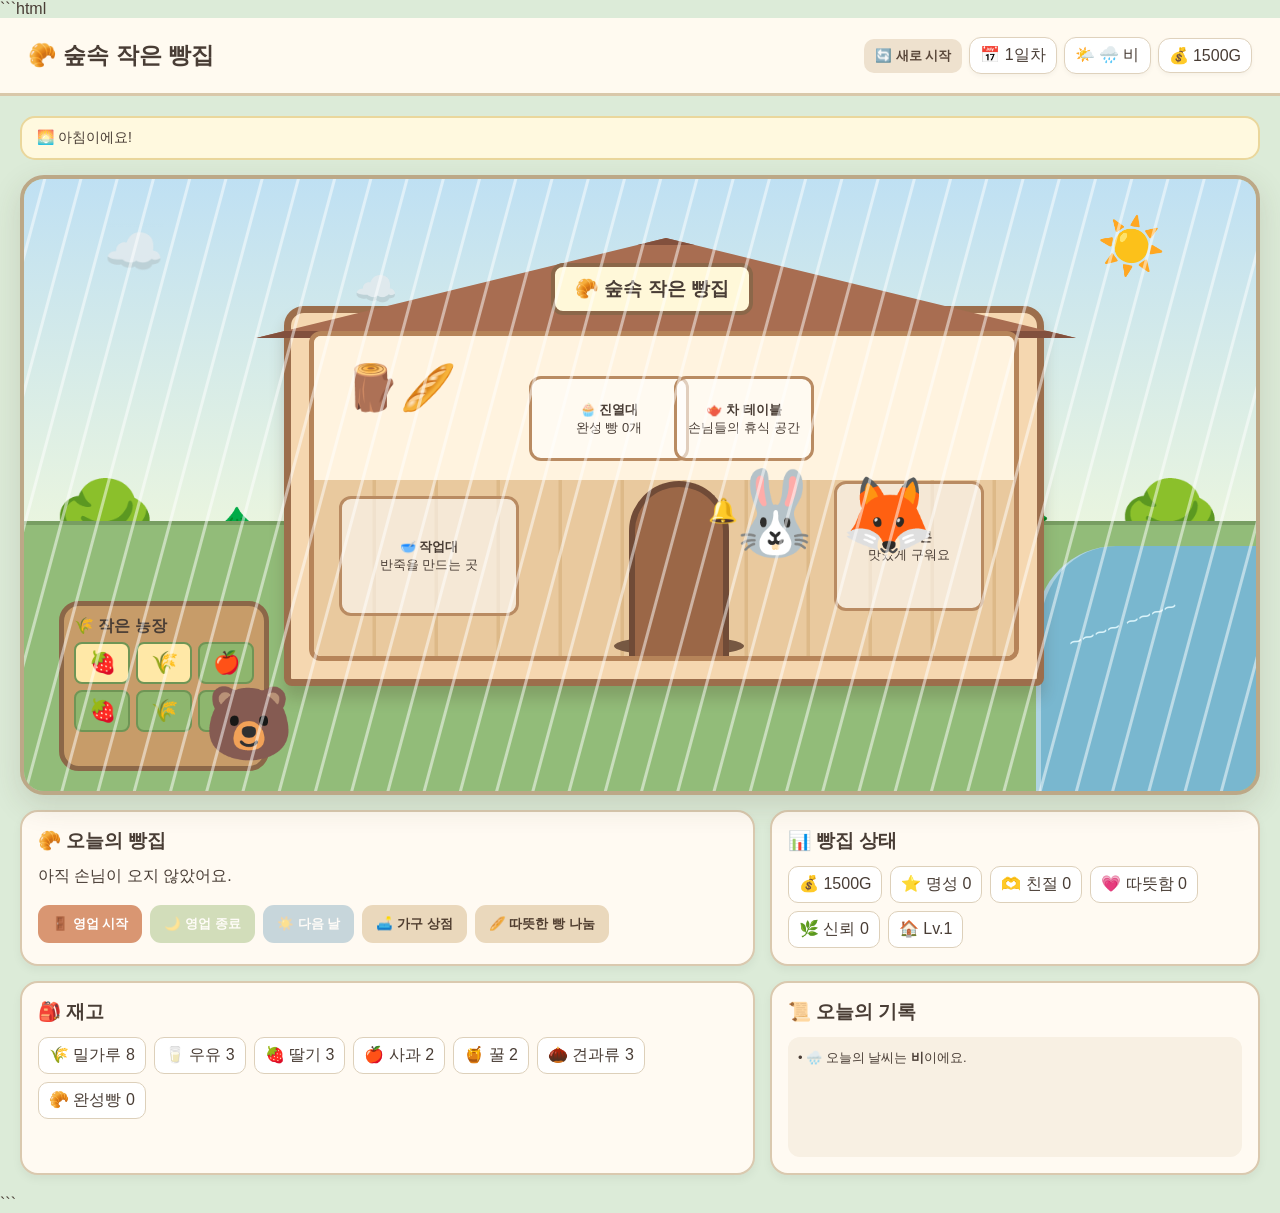
<file: agent_core/index.html>
```html
<!DOCTYPE html>
<html lang="ko">
<head>
<meta charset="UTF-8">
<meta name="viewport" content="width=device-width, initial-scale=1.0">
<title>숲속 작은 빵집</title>

<style>
*{box-sizing:border-box}

body{
    margin:0;
    font-family:"Noto Sans KR",sans-serif;
    background:#dcebd8;
    color:#493d35;
}

button{
    font-family:inherit;
    cursor:pointer;
    border:0;
}

#game{
    min-height:100vh;
}

/* =========================
   상단
========================= */

.topbar{
    min-height:78px;
    background:#fffaf0;
    border-bottom:3px solid #d9c8aa;
    display:flex;
    align-items:center;
    justify-content:space-between;
    gap:15px;
    padding:12px 28px;
    position:sticky;
    top:0;
    z-index:50;
}

.logo{
    font-size:23px;
    font-weight:900;
}

.dayInfo{
    display:flex;
    gap:7px;
    align-items:center;
    flex-wrap:wrap;
    justify-content:flex-end;
}

.statBox{
    background:#fff;
    border:1px solid #dfd2bd;
    border-radius:12px;
    padding:7px 10px;
    box-shadow:0 2px 5px rgba(0,0,0,.04);
}

.restartBtn{
    background:#eee1ce;
    padding:8px 11px;
    border-radius:10px;
    font-weight:800;
    color:#59473a;
}

.restartBtn:hover{
    background:#e5d2b5;
}

/* =========================
   메인
========================= */

.main{
    max-width:1450px;
    margin:auto;
    padding:20px;
}

.notice{
    background:#fff9df;
    border:2px solid #ead79c;
    border-radius:15px;
    padding:11px 15px;
    margin-bottom:15px;
    font-size:14px;
}

/* =========================
   월드
========================= */

.world{
    position:relative;
    height:620px;
    overflow:hidden;
    border-radius:24px;
    border:4px solid #bca887;
    background:#b7d6a7;
    box-shadow:0 10px 30px rgba(76,62,40,.15);
}

.sky{
    position:absolute;
    inset:0 0 43% 0;
    background:linear-gradient(#bfe0f3,#eaf5df);
}

.sun{
    position:absolute;
    right:90px;
    top:35px;
    font-size:55px;
}

.cloud{
    position:absolute;
    font-size:48px;
    opacity:.8;
}

.cloud.c1{left:80px;top:45px}
.cloud.c2{left:330px;top:90px;font-size:35px}

.forest{
    position:absolute;
    left:0;
    right:0;
    bottom:210px;
    height:160px;
}

.tree{
    position:absolute;
    font-size:90px;
}

.t1{left:25px;bottom:0}
.t2{left:170px;bottom:-5px;font-size:70px}
.t3{right:30px;bottom:0}
.t4{right:180px;bottom:-3px;font-size:75px}

.ground{
    position:absolute;
    left:0;
    right:0;
    bottom:0;
    height:270px;
    background:#92bc79;
    border-top:4px solid #789e62;
}

/* =========================
   강
========================= */

.river{
    position:absolute;
    right:0;
    bottom:0;
    width:220px;
    height:245px;
    background:#79b7cf;
    border-radius:80px 0 0 0;
    border-left:5px solid rgba(255,255,255,.4);
}

.river:after{
    content:"~~~~  ~~~~";
    position:absolute;
    top:65px;
    left:25px;
    color:#d9f3fa;
    font-size:23px;
    transform:rotate(-20deg);
}

/* =========================
   빵집
========================= */

.bakery{
    position:absolute;
    left:260px;
    bottom:105px;
    width:760px;
    height:380px;
    background:#f5d7b0;
    border:7px solid #9c6e4c;
    border-radius:20px 20px 8px 8px;
    box-shadow:0 12px 15px rgba(66,50,30,.2);
}

.roof{
    position:absolute;
    left:-35px;
    top:-75px;
    width:820px;
    height:100px;
    background:#a86d51;
    border:7px solid #82503d;
    clip-path:polygon(50% 0,100% 100%,0 100%);
}

.sign{
    position:absolute;
    top:-50px;
    left:260px;
    background:#fff8d9;
    border:4px solid #8b6749;
    border-radius:12px;
    padding:9px 20px;
    font-weight:900;
    font-size:19px;
    z-index:5;
}

.interior{
    position:absolute;
    left:18px;
    right:18px;
    top:18px;
    bottom:18px;
    background:#fff0d6;
    border:5px solid #b68459;
    border-radius:12px;
    overflow:hidden;
}

.floor{
    position:absolute;
    inset:45% 0 0 0;
    background:
    repeating-linear-gradient(
        90deg,
        #e9c99e 0,
        #e9c99e 58px,
        #ddb988 59px,
        #ddb988 62px
    );
}

.wall{
    position:absolute;
    left:0;
    right:0;
    top:0;
    height:45%;
    background:#fff3df;
}

.door{
    position:absolute;
    bottom:0;
    left:315px;
    width:100px;
    height:175px;
    background:#9b6747;
    border:6px solid #704b37;
    border-bottom:0;
    border-radius:50px 50px 0 0;
    transform-origin:left;
    z-index:20;
    transition:.5s;
}

.door.open{
    transform:rotateY(-75deg);
}

.doorBell{
    position:absolute;
    top:10px;
    right:-15px;
    font-size:24px;
}

.doorMat{
    position:absolute;
    bottom:0;
    left:300px;
    width:130px;
    height:20px;
    background:#765842;
    border-radius:50%;
    z-index:4;
}

/* =========================
   작업 공간
========================= */

.zone{
    position:absolute;
    background:rgba(255,255,255,.58);
    border:3px solid #b98b62;
    border-radius:12px;
    display:flex;
    flex-direction:column;
    justify-content:center;
    align-items:center;
    font-size:13px;
    z-index:8;
    text-align:center;
}

.workzone{
    left:25px;
    bottom:40px;
    width:180px;
    height:120px;
}

.ovenzone{
    right:30px;
    bottom:45px;
    width:150px;
    height:130px;
}

.displayzone{
    left:215px;
    top:40px;
    width:160px;
    height:85px;
}

.teazone{
    right:200px;
    top:40px;
    width:140px;
    height:85px;
}

.shelf{
    position:absolute;
    left:30px;
    top:25px;
    font-size:45px;
    z-index:9;
}

.foxStaff{
    position:absolute;
    right:78px;
    bottom:95px;
    font-size:76px;
    z-index:15;
    transition:.3s;
}

.foxStaff.talking{
    animation:bounce .5s infinite alternate;
}

@keyframes bounce{
    from{transform:translateY(0)}
    to{transform:translateY(-8px)}
}

.player{
    position:absolute;
    left:410px;
    bottom:95px;
    font-size:82px;
    z-index:14;
}

.customer{
    position:absolute;
    left:-120px;
    bottom:115px;
    font-size:76px;
    z-index:25;
    transition:left 1.4s ease;
}

.customer.walkIn{
    left:360px;
}

.customer.atCounter{
    left:510px;
}

.customerBubble{
    position:absolute;
    left:495px;
    bottom:230px;
    width:230px;
    min-height:75px;
    background:#fff;
    border:3px solid #a8866a;
    border-radius:18px;
    padding:12px;
    z-index:30;
    display:none;
    box-shadow:0 5px 12px rgba(0,0,0,.1);
}

.customerBubble.show{
    display:block;
}

/* =========================
   농장
========================= */

.farm{
    position:absolute;
    left:35px;
    bottom:20px;
    width:210px;
    height:170px;
    background:#c79c69;
    border:5px solid #8b6748;
    border-radius:20px;
    z-index:6;
    padding:10px;
}

.farmTitle{
    font-weight:900;
    margin-bottom:5px;
}

.cropGrid{
    display:grid;
    grid-template-columns:repeat(3,1fr);
    gap:6px;
}

.crop{
    height:42px;
    background:#8eb66e;
    border:2px solid #6f9555;
    border-radius:8px;
    display:flex;
    justify-content:center;
    align-items:center;
    font-size:22px;
    cursor:pointer;
}

.crop.ready{
    background:#ffe8a7;
    animation:pulse 1s infinite alternate;
}

@keyframes pulse{
    from{transform:scale(1)}
    to{transform:scale(1.05)}
}

.bearFarmer{
    position:absolute;
    left:180px;
    bottom:25px;
    font-size:72px;
    z-index:10;
}

/* =========================
   비
========================= */

.rain{
    position:absolute;
    inset:0;
    pointer-events:none;
    z-index:40;
    display:none;
    background-image:
    repeating-linear-gradient(
        105deg,
        transparent 0,
        transparent 18px,
        rgba(255,255,255,.5) 19px,
        rgba(255,255,255,.5) 21px,
        transparent 22px,
        transparent 35px
    );
    animation:rainMove .35s linear infinite;
}

.rain.active{
    display:block;
}

@keyframes rainMove{
    from{background-position:0 0}
    to{background-position:-20px 40px}
}

/* =========================
   밤
========================= */

.nightOverlay{
    position:absolute;
    inset:0;
    background:rgba(30,35,60,.72);
    z-index:45;
    display:none;
    pointer-events:none;
}

.nightOverlay.active{
    display:block;
}

.moon{
    position:absolute;
    top:35px;
    right:80px;
    font-size:60px;
}

.firefly{
    position:absolute;
    font-size:18px;
    animation:fly 2s infinite alternate;
}

@keyframes fly{
    from{transform:translateY(0);opacity:.5}
    to{transform:translateY(-20px);opacity:1}
}

/* =========================
   패널
========================= */

.panelGrid{
    display:grid;
    grid-template-columns:1.2fr .8fr;
    gap:15px;
    margin-top:15px;
}

.panel{
    background:#fffaf2;
    border:2px solid #dac9af;
    border-radius:18px;
    padding:16px;
    box-shadow:0 4px 10px rgba(0,0,0,.05);
}

.panel h3{
    margin:0 0 12px;
}

.buttons{
    display:flex;
    flex-wrap:wrap;
    gap:8px;
}

.btn{
    padding:10px 14px;
    border-radius:11px;
    background:#ead8bc;
    color:#503e30;
    font-weight:800;
}

.btn.mainBtn{
    background:#d99672;
    color:white;
}

.btn.green{
    background:#9dbb78;
    color:white;
}

.btn.blue{
    background:#85abc1;
    color:white;
}

.btn.red{
    background:#c77972;
    color:white;
}

.btn:disabled{
    opacity:.45;
    cursor:not-allowed;
}

.inventory{
    display:flex;
    flex-wrap:wrap;
    gap:8px;
}

.item{
    background:white;
    border:1px solid #ddd0ba;
    border-radius:10px;
    padding:7px 10px;
}

.log{
    height:120px;
    overflow:auto;
    background:#f8f0e3;
    border-radius:12px;
    padding:10px;
    font-size:13px;
    line-height:1.7;
}

/* =========================
   모달
========================= */

.modalBack{
    position:fixed;
    inset:0;
    background:rgba(35,30,25,.55);
    z-index:100;
    display:none;
    align-items:center;
    justify-content:center;
    padding:20px;
}

.modalBack.show{
    display:flex;
}

.modal{
    width:min(650px,95vw);
    max-height:90vh;
    overflow:auto;
    background:#fffaf1;
    border:4px solid #c7a980;
    border-radius:22px;
    padding:22px;
    box-shadow:0 15px 40px rgba(0,0,0,.25);
}

.modal h2{
    margin-top:0;
}

.modalActions{
    display:flex;
    gap:8px;
    justify-content:flex-end;
    margin-top:18px;
}

/* =========================
   미니게임
========================= */

.miniGame{
    margin-top:15px;
    background:#f4e6d0;
    border:2px solid #d2b88e;
    border-radius:15px;
    padding:15px;
}

.doughArea{
    height:150px;
    position:relative;
    background:#f7eddc;
    border-radius:12px;
    overflow:hidden;
}

.dough{
    position:absolute;
    width:120px;
    height:70px;
    border-radius:50%;
    background:#dfae71;
    left:50%;
    top:50%;
    transform:translate(-50%,-50%);
}

.rollingPin{
    position:absolute;
    font-size:45px;
    left:50%;
    top:50%;
    transform:translate(-50%,-50%);
    cursor:grab;
}

.progress{
    height:16px;
    background:#ddd;
    border-radius:20px;
    overflow:hidden;
    margin:10px 0;
}

.progressBar{
    height:100%;
    width:0;
    background:#8eb673;
    transition:.1s;
}

.ovenBar{
    position:relative;
    height:35px;
    background:#d5d5d5;
    border-radius:20px;
    overflow:hidden;
    margin:15px 0;
}

.ovenPerfect{
    position:absolute;
    left:40%;
    width:20%;
    top:0;
    bottom:0;
    background:#91bd77;
}

.ovenNeedle{
    position:absolute;
    width:4px;
    top:0;
    bottom:0;
    left:0;
    background:#6a4d3b;
}

/* =========================
   장식
========================= */

.decorArea{
    min-height:160px;
    background:#fff;
    border-radius:12px;
    border:2px dashed #cdbb9e;
    position:relative;
    display:flex;
    justify-content:center;
    align-items:center;
    font-size:50px;
}

.decorItem{
    position:absolute;
    font-size:34px;
    cursor:grab;
}

/* =========================
   가구
========================= */

.slotGrid{
    display:grid;
    grid-template-columns:repeat(5,1fr);
    gap:8px;
    margin-top:12px;
}

.slot{
    height:65px;
    border:2px dashed #a5bb8d;
    background:#edf6e6;
    border-radius:10px;
    display:flex;
    justify-content:center;
    align-items:center;
    font-size:30px;
    cursor:pointer;
}

.slot.occupied{
    background:#f2d8cb;
    border-color:#c58673;
    cursor:not-allowed;
}

hr{
    border:0;
    border-top:1px solid #ddcfbb;
    margin:18px 0;
}

@media(max-width:900px){

    .topbar{
        flex-direction:column;
        align-items:flex-start;
    }

    .dayInfo{
        width:100%;
        justify-content:flex-start;
    }

    .panelGrid{
        grid-template-columns:1fr;
    }

    .bakery{
        left:190px;
        transform:scale(.85);
        transform-origin:bottom left;
    }
}
</style>
</head>

<body>

<div id="game">

<header class="topbar">

    <div class="logo">
        🥐 숲속 작은 빵집
    </div>

    <div class="dayInfo">

        <button
            class="restartBtn"
            onclick="restartGame()">
            🔄 새로 시작
        </button>

        <div class="statBox">
            📅 <span id="dayText">1일차</span>
        </div>

        <div class="statBox">
            🌤️ <span id="weatherText">맑음</span>
        </div>

        <div class="statBox">
            💰 <span id="moneyText">1500</span>G
        </div>

    </div>

</header>


<main class="main">

<div class="notice" id="notice">
    🌅 아침이에요!
</div>


<section class="world">

    <div class="sky">

        <div class="sun">☀️</div>

        <div class="cloud c1">☁️</div>
        <div class="cloud c2">☁️</div>

    </div>


    <div class="forest">

        <div class="tree t1">🌳</div>
        <div class="tree t2">🌲</div>
        <div class="tree t3">🌳</div>
        <div class="tree t4">🌲</div>

    </div>


    <div class="ground"></div>

    <div class="river"></div>


    <!-- 빵집 -->

    <div class="bakery">

        <div class="roof"></div>

        <div class="sign">
            🥐 숲속 작은 빵집
        </div>


        <div class="interior">

            <div class="wall"></div>
            <div class="floor"></div>

            <div class="shelf">
                🪵🥖
            </div>


            <div class="zone workzone">
                <b>🥣 작업대</b>
                <span>반죽을 만드는 곳</span>
            </div>


            <div class="zone ovenzone">
                <b>🔥 오븐</b>
                <span>맛있게 구워요</span>
            </div>


            <div class="zone displayzone">
                <b>🧁 진열대</b>
                <span id="breadDisplay">
                    완성 빵 0개
                </span>
            </div>


            <div class="zone teazone">
                <b>🫖 차 테이블</b>
                <span>손님들의 휴식 공간</span>
            </div>


            <div class="door" id="door">
                <span class="doorBell">🔔</span>
            </div>


            <div class="doorMat"></div>


            <div class="player">
                🐰
            </div>


            <div class="foxStaff" id="foxStaff">
                🦊
            </div>


            <div
                class="customer"
                id="customer">
            </div>


            <div
                class="customerBubble"
                id="customerBubble">
            </div>

        </div>

    </div>


    <!-- 농장 -->

    <div class="farm">

        <div class="farmTitle">
            🌾 작은 농장
        </div>

        <div
            class="cropGrid"
            id="cropGrid">
        </div>

    </div>


    <div class="bearFarmer">
        🐻
    </div>


    <div
        class="rain"
        id="rain">
    </div>


    <div
        class="nightOverlay"
        id="nightOverlay">

        <div class="moon">
            🌙
        </div>

        <span
            class="firefly"
            style="left:15%;top:45%">
            ✨
        </span>

        <span
            class="firefly"
            style="left:35%;top:65%">
            ✨
        </span>

        <span
            class="firefly"
            style="left:55%;top:48%">
            ✨
        </span>

        <span
            class="firefly"
            style="left:75%;top:70%">
            ✨
        </span>

        <span
            class="firefly"
            style="left:88%;top:50%">
            ✨
        </span>

    </div>

</section>


<!-- =========================
     오늘의 빵집
========================= -->

<div class="panelGrid">

<section class="panel">

    <h3>🥐 오늘의 빵집</h3>

    <div id="customerInfo">
        아직 손님이 오지 않았어요.
    </div>

    <br>

    <div class="buttons">

        <button
            class="btn mainBtn"
            id="openShopBtn">
            🚪 영업 시작
        </button>


        <button
            class="btn green"
            id="closeShopBtn"
            disabled>
            🌙 영업 종료
        </button>


        <button
            class="btn blue"
            id="nextDayBtn"
            disabled>
            ☀️ 다음 날
        </button>


        <button
            class="btn"
            id="furnitureBtn">
            🛋️ 가구 상점
        </button>


        <button
            class="btn"
            id="shareBtn">
            🥖 따뜻한 빵 나눔
        </button>

    </div>

</section>


<section class="panel">

    <h3>📊 빵집 상태</h3>

    <div
        class="inventory"
        id="stats">
    </div>

</section>

</div>


<!-- =========================
     재고 / 기록
========================= -->

<div class="panelGrid">

<section class="panel">

    <h3>🎒 재고</h3>

    <div
        class="inventory"
        id="inventory">
    </div>

</section>


<section class="panel">

    <h3>📜 오늘의 기록</h3>

    <div
        class="log"
        id="log">
    </div>

</section>

</div>

</main>

</div>


<!-- =========================
     미니게임
========================= -->

<div
    class="modalBack"
    id="miniModal">

    <div
        class="modal"
        id="miniContent">
    </div>

</div>


<!-- =========================
     가구 상점
========================= -->

<div
    class="modalBack"
    id="furnitureModal">

    <div class="modal">

        <h2>🛋️ 숲속 가구 상점</h2>

        <p>
            새로운 날이 되면 판매하는 가구가 바뀝니다.
        </p>

        <div id="furnitureList"></div>

        <hr>

        <h3>🏠 가게에 배치하기</h3>

        <p>
            초록색 칸을 눌러 가구를 배치하세요.
        </p>

        <div
            class="slotGrid"
            id="slotGrid">
        </div>

        <div class="modalActions">

            <button
                class="btn"
                onclick="closeModal('furnitureModal')">
                닫기
            </button>

        </div>

    </div>

</div>


<!-- =========================
     하루 정산
========================= -->

<div
    class="modalBack"
    id="settlementModal">

    <div class="modal">

        <h2>🌙 오늘의 영업 정산</h2>

        <div id="settlementContent"></div>

        <div class="modalActions">

            <button
                class="btn blue"
                onclick="prepareNextDay()">
                ☀️ 다음 날 시작
            </button>

        </div>

    </div>

</div>


<script>

/* =====================================================
   동물 데이터
===================================================== */

const animals = [

{
    id:"rabbit",
    name:"토끼",
    emoji:"🐰",
    weather:["맑음","구름 조금"],
    order:"딸기 크림빵",
    price:180
},

{
    id:"squirrel",
    name:"다람쥐",
    emoji:"🐿️",
    weather:["구름 조금","흐림"],
    order:"견과류빵",
    price:210
},

{
    id:"fox",
    name:"여우",
    emoji:"🦊",
    weather:["맑음"],
    order:"초콜릿 크루아상",
    price:280
},

{
    id:"bear",
    name:"곰",
    emoji:"🐻",
    weather:["비"],
    order:"꿀빵",
    price:240
},

{
    id:"deer",
    name:"사슴",
    emoji:"🦌",
    weather:["맑음"],
    order:"꽃잎 마들렌",
    price:230
},

{
    id:"cat",
    name:"고양이",
    emoji:"🐱",
    weather:["맑음","구름 조금"],
    order:"우유빵",
    price:190
},

{
    id:"dog",
    name:"강아지",
    emoji:"🐶",
    weather:["맑음"],
    order:"버터롤",
    price:170
},

{
    id:"hedgehog",
    name:"고슴도치",
    emoji:"🦔",
    weather:["흐림"],
    order:"사과파이",
    price:260
},

{
    id:"frog",
    name:"개구리",
    emoji:"🐸",
    weather:["비"],
    order:"말차빵",
    price:220
},

{
    id:"snail",
    name:"달팽이",
    emoji:"🐌",
    weather:["비"],
    order:"촉촉한 빵",
    price:160
},

{
    id:"butterfly",
    name:"나비",
    emoji:"🦋",
    weather:["맑음"],
    order:"꽃잼 쿠키",
    price:200
},

{
    id:"bee",
    name:"벌",
    emoji:"🐝",
    weather:["맑음"],
    order:"꿀 브리오슈",
    price:250
},

{
    id:"owl",
    name:"부엉이",
    emoji:"🦉",
    weather:["안개"],
    order:"밤꿀 밤케이크",
    price:350
},

{
    id:"lizard",
    name:"도마뱀",
    emoji:"🦎",
    weather:["맑음"],
    order:"레몬 마들렌",
    price:190
},

{
    id:"turtle",
    name:"거북이",
    emoji:"🐢",
    weather:["비","흐림"],
    order:"땅콩 쿠키",
    price:210
}

];


/* =====================================================
   기본 게임 상태
===================================================== */

function createNewGame(){

    return {

        day:1,

        money:1500,

        weather:"맑음",

        phase:"morning",

        shopOpen:false,

        customersToday:0,

        maxCustomers:5,

        currentCustomer:null,

        currentOrder:null,

        finishedBread:0,

        revenueToday:0,

        expenseToday:0,

        flour:8,

        milk:3,

        strawberry:3,

        apple:2,

        honey:2,

        nuts:3,

        breadShared:0,

        fame:0,

        kindness:0,

        warmth:0,

        trust:0,

        shopLevel:1,

        employeeFox:true,

        employeeBear:true,

        regulars:{},

        furniture:[],

        ownedFurniture:[],

        furnitureShop:[],

        crops:[

            {type:"strawberry",ready:true},
            {type:"wheat",ready:true},
            {type:"apple",ready:false},
            {type:"strawberry",ready:false},
            {type:"wheat",ready:false},
            {type:"flower",ready:false}

        ]

    };

}


/* =====================================================
   저장 / 불러오기
===================================================== */

const SAVE_KEY = "forestBakerySave_v1";


function saveGame(){

    try{

        localStorage.setItem(
            SAVE_KEY,
            JSON.stringify(game)
        );

    }catch(error){

        console.log("저장 실패",error);

    }

}


function loadGame(){

    try{

        const saved =
            localStorage.getItem(SAVE_KEY);

        if(!saved){

            return createNewGame();

        }

        const parsed =
            JSON.parse(saved);

        return {
            ...createNewGame(),
            ...parsed
        };

    }catch(error){

        console.log("불러오기 실패",error);

        return createNewGame();

    }

}


let game = loadGame();


/* =====================================================
   날씨
===================================================== */

const weatherList = [

    {
        name:"맑음",
        emoji:"☀️"
    },

    {
        name:"구름 조금",
        emoji:"🌤️"
    },

    {
        name:"흐림",
        emoji:"☁️"
    },

    {
        name:"비",
        emoji:"🌧️"
    },

    {
        name:"안개",
        emoji:"🌫️"
    }

];


function randomWeather(){

    const w =
        weatherList[
            Math.floor(
                Math.random()*weatherList.length
            )
        ];

    game.weather=w.name;

    document.getElementById("weatherText")
        .textContent=
        w.emoji+" "+w.name;

    document.getElementById("rain")
        .classList.toggle(
            "active",
            w.name==="비"
        );

    addLog(
        `${w.emoji} 오늘의 날씨는 <b>${w.name}</b>이에요.`
    );

    saveGame();

}


/* =====================================================
   UI
===================================================== */

function updateUI(){

    document.getElementById("dayText")
        .textContent=
        game.day+"일차";

    document.getElementById("moneyText")
        .textContent=
        game.money;

    document.getElementById("breadDisplay")
        .textContent=
        `완성 빵 ${game.finishedBread}개`;


    document.getElementById("stats")
        .innerHTML=`

        <div class="item">
            💰 ${game.money}G
        </div>

        <div class="item">
            ⭐ 명성 ${game.fame}
        </div>

        <div class="item">
            🫶 친절 ${game.kindness}
        </div>

        <div class="item">
            💗 따뜻함 ${game.warmth}
        </div>

        <div class="item">
            🌿 신뢰 ${game.trust}
        </div>

        <div class="item">
            🏠 Lv.${game.shopLevel}
        </div>

        `;


    document.getElementById("inventory")
        .innerHTML=`

        <div class="item">
            🌾 밀가루 ${game.flour}
        </div>

        <div class="item">
            🥛 우유 ${game.milk}
        </div>

        <div class="item">
            🍓 딸기 ${game.strawberry}
        </div>

        <div class="item">
            🍎 사과 ${game.apple}
        </div>

        <div class="item">
            🍯 꿀 ${game.honey}
        </div>

        <div class="item">
            🌰 견과류 ${game.nuts}
        </div>

        <div class="item">
            🥐 완성빵 ${game.finishedBread}
        </div>

        `;

    renderCrops();

    saveGame();

}


/* =====================================================
   로그
===================================================== */

function addLog(text){

    const log =
        document.getElementById("log");

    const line =
        document.createElement("div");

    line.innerHTML=
        "• "+text;

    log.prepend(line);

}


/* =====================================================
   아침
===================================================== */

function morning(){

    game.phase="morning";

    game.shopOpen=false;

    game.customersToday=0;

    game.revenueToday=0;

    game.expenseToday=0;

    game.currentCustomer=null;

    game.currentOrder=null;


    randomWeather();


    document.getElementById("customer")
        .className="customer";

    document.getElementById("customerBubble")
        .classList.remove("show");

    document.getElementById("door")
        .classList.remove("open");


    document.getElementById("openShopBtn")
        .disabled=false;

    document.getElementById("closeShopBtn")
        .disabled=true;

    document.getElementById("nextDayBtn")
        .disabled=true;


    document.getElementById("notice")
        .innerHTML=
        "🌅 아침이에요! 오늘도 숲속 친구들을 기다려볼까요?";


    milkDelivery();

    growCrops();

    refreshFurnitureShop();

    updateUI();

    saveGame();

}


/* =====================================================
   우유
===================================================== */

function milkDelivery(){

    const amount =
        Math.floor(Math.random()*3)+1;

    game.milk+=amount;

    addLog(
        `🥛 신선한 우유 ${amount}개가 배달되었어요!`
    );

    document.getElementById("notice")
        .innerHTML=
        `🥛 오늘 아침 신선한 우유 ${amount}개가 도착했어요!`;

    updateUI();

}


/* =====================================================
   농장
===================================================== */

function growCrops(){

    game.crops.forEach(crop=>{

        if(!crop.ready){

            if(Math.random()<.55){

                crop.ready=true;

            }

        }

    });

}


function renderCrops(){

    const grid =
        document.getElementById("cropGrid");

    grid.innerHTML="";


    game.crops.forEach(
        (crop,index)=>{

            const div =
                document.createElement("div");

            div.className=
                "crop "+
                (crop.ready?"ready":"");

            let emoji="🌱";

            if(crop.type==="strawberry")
                emoji="🍓";

            if(crop.type==="wheat")
                emoji="🌾";

            if(crop.type==="apple")
                emoji="🍎";

            if(crop.type==="flower")
                emoji="🌷";

            div.textContent=emoji;

            div.onclick=()=>{
                harvestCrop(index);
            };

            grid.appendChild(div);

        }
    );

}


function harvestCrop(index){

    const crop =
        game.crops[index];

    if(!crop.ready){

        addLog(
            "🌱 아직 자라고 있는 중이에요."
        );

        return;

    }


    crop.ready=false;


    if(crop.type==="strawberry"){

        game.strawberry++;

        addLog(
            "🍓 딸기를 수확했어요!"
        );

    }


    if(crop.type==="wheat"){

        game.flour++;

        addLog(
            "🌾 밀을 수확해서 밀가루를 얻었어요!"
        );

    }


    if(crop.type==="apple"){

        game.apple++;

        addLog(
            "🍎 사과를 수확했어요!"
        );

    }


    if(crop.type==="flower"){

        game.kindness++;

        addLog(
            "🌷 예쁜 꽃을 수확했어요. 친절함 +1"
        );

    }


    updateUI();

}


/* =====================================================
   영업 시작
===================================================== */

document.getElementById("openShopBtn")
.addEventListener(
    "click",
    openShop
);


function openShop(){

    if(game.shopOpen)
        return;


    game.shopOpen=true;

    game.phase="open";


    document.getElementById("openShopBtn")
        .disabled=true;

    document.getElementById("closeShopBtn")
        .disabled=false;


    document.getElementById("notice")
        .innerHTML=
        "🥐 영업 시작! 손님을 기다려볼까요?";


    addLog(
        "🚪 빵집 문을 열었습니다."
    );


    saveGame();


    setTimeout(
        nextCustomer,
        800
    );

}


/* =====================================================
   손님
===================================================== */

function chooseCustomer(){

    const possible =
        animals.filter(
            a =>
            a.weather.includes(game.weather)
        );


    const pool =
        possible.length
        ? possible
        : animals;


    return pool[
        Math.floor(
            Math.random()*pool.length
        )
    ];

}


function nextCustomer(){

    if(!game.shopOpen)
        return;


    if(
        game.customersToday
        >=game.maxCustomers
    ){

        document.getElementById("notice")
            .innerHTML=
            "☕ 오늘 찾아온 손님들을 모두 맞이했어요.";

        return;

    }


    game.customersToday++;


    const animal =
        chooseCustomer();


    game.currentCustomer=animal;

    game.currentOrder=animal.order;


    const customer =
        document.getElementById("customer");


    customer.textContent=
        animal.emoji;

    customer.className=
        "customer walkIn";


    document.getElementById("door")
        .classList.add("open");


    document.getElementById("foxStaff")
        .classList.add("talking");


    addLog(
        `${animal.emoji} ${animal.name} 손님이 문을 열고 들어왔어요.`
    );


    document.getElementById("customerInfo")
        .innerHTML=`

        <b>
            ${animal.emoji}
            ${animal.name} 손님
        </b>

        <br>

        주문:
        <strong>${animal.order}</strong>

        <br>

        예상 판매가:
        ${animal.price}G

        `;


    setTimeout(()=>{

        customer.className=
            "customer atCounter";


        document.getElementById("customerBubble")
            .innerHTML=
            `💬 "${animal.order} 하나 부탁드려요!"`;


        document.getElementById("customerBubble")
            .classList.add("show");


        document.getElementById("foxStaff")
            .classList.remove("talking");


        setTimeout(
            startBaking,
            700
        );

    },1500);

}


/* =====================================================
   베이킹
===================================================== */

function startBaking(){

    const animal =
        game.currentCustomer;


    document.getElementById("miniModal")
        .classList.add("show");


    document.getElementById("miniContent")
        .innerHTML=`

        <h2>
            🥐 ${animal.order} 만들기
        </h2>

        <p>
            ${animal.emoji}
            ${animal.name} 손님이 기다리고 있어요.<br>
            천천히 정성껏 만들어주세요!
        </p>

        <div class="miniGame">

            <h3>1️⃣ 반죽하기</h3>

            <p>
                반죽을 마우스로 문질러주세요.
            </p>

            <div
                class="doughArea"
                id="mixArea">

                <div class="dough"></div>

            </div>

            <div class="progress">

                <div
                    class="progressBar"
                    id="mixBar">
                </div>

            </div>

        </div>

        <div class="modalActions">

            <button
                class="btn red"
                onclick="cancelBaking()">

                취소

            </button>

        </div>

        `;


    let progress=0;

    let lastX=null;

    let lastY=null;


    const area =
        document.getElementById("mixArea");


    area.addEventListener(
        "mousemove",
        e=>{

            if(e.buttons!==1)
                return;


            if(lastX!==null){

                const distance =
                    Math.abs(
                        e.clientX-lastX
                    )
                    +
                    Math.abs(
                        e.clientY-lastY
                    );


                progress +=
                    Math.min(
                        distance/5,
                        2
                    );

            }


            lastX=e.clientX;

            lastY=e.clientY;


            progress=
                Math.min(
                    progress,
                    100
                );


            document.getElementById("mixBar")
                .style.width=
                progress+"%";


            if(progress>=100){

                finishMixing();

            }

        }
    );

}


function finishMixing(){

    if(game.flour<=0){

        alert(
            "🌾 밀가루가 부족해요!"
        );

        cancelBaking();

        return;

    }


    if(game.milk<=0){

        alert(
            "🥛 우유가 부족해요!"
        );

        cancelBaking();

        return;

    }


    game.flour--;

    game.milk--;

    updateUI();


    document.getElementById("miniContent")
        .innerHTML=`

        <h2>🪵 2️⃣ 반죽 밀기</h2>

        <p>
            롤링핀을 좌우로 움직여
            반죽을 고르게 펴주세요!
        </p>

        <div class="miniGame">

            <div
                class="doughArea"
                id="rollArea">

                <div
                    class="dough"
                    id="rollDough">
                </div>

                <div
                    class="rollingPin"
                    id="rollingPin">
                    🪵
                </div>

            </div>


            <div class="progress">

                <div
                    class="progressBar"
                    id="rollBar">
                </div>

            </div>

        </div>

        `;


    let progress=0;

    let lastX=null;


    const pin =
        document.getElementById("rollingPin");

    const area =
        document.getElementById("rollArea");


    area.addEventListener(
        "mousemove",
        e=>{

            if(e.buttons!==1)
                return;


            if(lastX!==null){

                progress +=
                    Math.min(
                        Math.abs(
                            e.clientX-lastX
                        )/5,
                        3
                    );

            }


            lastX=e.clientX;


            progress=
                Math.min(
                    progress,
                    100
                );


            document.getElementById("rollBar")
                .style.width=
                progress+"%";


            pin.style.left=
                Math.max(
                    20,
                    Math.min(
                        e.offsetX,
                        area.clientWidth-20
                    )
                )+"px";


            if(progress>=100){

                finishRolling();

            }

        }
    );

}


function finishRolling(){

    document.getElementById("miniContent")
        .innerHTML=`

        <h2>🔥 3️⃣ 오븐에 굽기</h2>

        <p>
            초록색 구간에서
            <b>꺼내기</b>를 눌러주세요!
        </p>

        <div class="miniGame">

            <div class="ovenBar">

                <div class="ovenPerfect"></div>

                <div
                    class="ovenNeedle"
                    id="ovenNeedle">
                </div>

            </div>


            <button
                class="btn mainBtn"
                onclick="takeOutOven()">

                🥐 오븐에서 꺼내기

            </button>

            <p>
                타이밍을 잘 맞춰주세요!
            </p>

        </div>

        `;


    let pos=0;

    let direction=1;


    const needle =
        document.getElementById("ovenNeedle");


    const timer =
        setInterval(()=>{

            pos+=direction*2;


            if(pos>=100){

                pos=100;
                direction=-1;

            }


            if(pos<=0){

                pos=0;
                direction=1;

            }


            needle.style.left=
                pos+"%";

            needle.dataset.pos=pos;

        },50);


    needle.dataset.timer=
        timer;

}


function takeOutOven(){

    const needle =
        document.getElementById("ovenNeedle");


    const pos =
        Number(
            needle.dataset.pos
        );


    clearInterval(
        Number(
            needle.dataset.timer
        )
    );


    let quality=0;


    if(
        pos>=40 &&
        pos<=60
    ){

        quality=100;

    }
    else if(
        pos>=25 &&
        pos<=75
    ){

        quality=75;

    }
    else{

        quality=45;

    }


    decorationGame(quality);

}


/* =====================================================
   장식
===================================================== */

function decorationGame(quality){

    document.getElementById("miniContent")
        .innerHTML=`

        <h2>🌷 4️⃣ 마지막 장식</h2>

        <p>
            손님에게 어울릴 것 같은
            장식을 올려주세요.
        </p>

        <div class="miniGame">

            <div
                class="decorArea"
                id="decorArea">

                🥐

                <div
                    class="decorItem"
                    style="left:15px;top:15px">
                    🍓
                </div>

                <div
                    class="decorItem"
                    style="right:20px;top:20px">
                    🌷
                </div>

                <div
                    class="decorItem"
                    style="left:40px;bottom:20px">
                    🍫
                </div>

                <div
                    class="decorItem"
                    style="right:40px;bottom:20px">
                    🍒
                </div>

            </div>

            <br>

            <button
                class="btn green"
                onclick="finishBread(${quality})">

                🥐 완성하기

            </button>

        </div>

        `;

}


/* =====================================================
   빵 완성
===================================================== */

function finishBread(quality){

    game.finishedBread++;

    game.kindness++;


    if(quality>=90){

        game.fame+=3;

    }
    else if(quality>=70){

        game.fame+=2;

    }
    else{

        game.fame++;

    }


    updateUI();


    document.getElementById("miniContent")
        .innerHTML=`

        <h2>🥐 빵 완성!</h2>

        <div
            style="
            text-align:center;
            font-size:70px;
            margin:20px;">
            🥐
        </div>

        <p style="text-align:center">

            정성스럽게 만든 빵이 완성됐어요.<br>
            이제 손님에게 직접 건네주세요.

        </p>


        <div class="modalActions">

            <button
                class="btn mainBtn"
                onclick="serveBread()">

                🥐 손님에게 건네기

            </button>

        </div>

        `;

}


/* =====================================================
   빵 건네기
===================================================== */

function serveBread(){

    if(game.finishedBread<=0){

        alert(
            "🥐 완성된 빵이 없어요!"
        );

        return;

    }


    const customer =
        game.currentCustomer;


    game.finishedBread--;


    game.money+=customer.price;

    game.revenueToday+=customer.price;


    game.kindness+=2;

    game.trust++;


    if(!game.regulars[customer.id]){

        game.regulars[customer.id]=0;

    }


    game.regulars[customer.id]++;


    const visits =
        game.regulars[customer.id];


    if(visits>=3){

        game.money+=50;

        game.revenueToday+=50;

        addLog(
            `💕 ${customer.name} 손님이 단골이 되었어요! +50G`
        );

    }


    if(
        customer.id==="rabbit" &&
        Math.random()<.25
    ){

        game.warmth++;

        addLog(
            "🌷 토끼 손님이 작은 꽃을 선물했어요."
        );

    }


    if(
        customer.id==="squirrel" &&
        Math.random()<.3
    ){

        game.money+=30;

        game.revenueToday+=30;

        addLog(
            "🌰 다람쥐가 팁을 남겼어요. +30G"
        );

    }


    document.getElementById("miniModal")
        .classList.remove("show");


    document.getElementById("customerBubble")
        .innerHTML=
        `💬 "${customer.order} 정말 맛있어요! 감사합니다!"`;


    document.getElementById("customerBubble")
        .classList.add("show");


    document.getElementById("notice")
        .innerHTML=
        `💗 ${customer.name} 손님이 맛있게 먹었어요!`;


    addLog(
        `${customer.emoji} ${customer.name}에게 ${customer.order}을 건넸습니다. +${customer.price}G`
    );


    updateUI();


    setTimeout(()=>{

        document.getElementById("customerBubble")
            .classList.remove("show");

        document.getElementById("customer")
            .className="customer";

        document.getElementById("door")
            .classList.remove("open");


        if(
            game.customersToday
            < game.maxCustomers
        ){

            setTimeout(
                nextCustomer,
                1000
            );

        }
        else{

            document.getElementById("notice")
                .innerHTML=
                "☕ 오늘의 손님을 모두 맞이했어요. 이제 영업을 마쳐도 좋아요.";

        }


        saveGame();

    },1800);

}


function cancelBaking(){

    document.getElementById("miniModal")
        .classList.remove("show");

    addLog(
        "🥐 빵 만들기를 잠시 멈췄어요."
    );

}


/* =====================================================
   영업 종료
===================================================== */

document.getElementById("closeShopBtn")
.addEventListener(
    "click",
    closeShop
);


function closeShop(){

    if(!game.shopOpen)
        return;


    if(game.currentCustomer){

        const customer =
            document.getElementById("customer");


        if(
            customer.classList.contains(
                "atCounter"
            )
        ){

            alert(
                "아직 손님이 기다리고 있어요!\n" +
                "손님에게 빵을 먼저 건네주세요."
            );

            return;

        }

    }


    game.shopOpen=false;

    game.phase="night";


    document.getElementById("nightOverlay")
        .classList.add("active");


    document.getElementById("closeShopBtn")
        .disabled=true;


    addLog(
        "🌙 영업을 마쳤습니다."
    );


    showSettlement();

}


/* =====================================================
   정산
===================================================== */

function showSettlement(){

    const foxSalary =
        game.employeeFox ? 150 : 0;


    const bearSalary =
        game.employeeBear ? 250 : 0;


    const employeeCost =
        foxSalary+bearSalary;


    const ingredientCost=50;


    game.expenseToday=
        employeeCost+
        ingredientCost;


    game.money-=
        game.expenseToday;


    const net=
        game.revenueToday-
        game.expenseToday;


    let levelUpText="";


    const required=
        game.shopLevel*25;


    if(game.fame>=required){

        game.shopLevel++;


        levelUpText=`

            <div
                style="
                background:#fff1bd;
                padding:12px;
                border-radius:12px;
                margin-top:10px;">

                🏠 <b>가게 레벨 UP!</b><br>

                이제 Lv.${game.shopLevel}
                빵집이에요!

            </div>

        `;

    }


    document.getElementById("settlementContent")
        .innerHTML=`

        <div class="item">

            🥐 빵 판매 수익
            <b>+${game.revenueToday}G</b>

        </div>

        <br>

        <div class="item">

            🦊 여우 직원 급여
            <b>-${foxSalary}G</b>

        </div>

        <br>

        <div class="item">

            🐻 곰 아저씨 농부 급여
            <b>-${bearSalary}G</b>

        </div>

        <br>

        <div class="item">

            🌾 재료 관리비
            <b>-${ingredientCost}G</b>

        </div>

        <br>

        <h3>

            오늘의 순이익:
            ${net>=0?"+":""}${net}G

        </h3>

        <hr>

        <p>

            ⭐ 명성 ${game.fame}<br>
            🫶 친절함 ${game.kindness}<br>
            💗 따뜻함 ${game.warmth}<br>
            🌿 신뢰 ${game.trust}

        </p>

        ${levelUpText}

        `;


    document.getElementById("settlementModal")
        .classList.add("show");


    updateUI();

}


/* =====================================================
   다음 날
===================================================== */

function prepareNextDay(){

    document.getElementById("settlementModal")
        .classList.remove("show");


    document.getElementById("nightOverlay")
        .classList.remove("active");


    game.day++;


    game.phase="morning";


    addLog(
        `🌅 ${game.day}일차가 시작되었습니다.`
    );


    morning();


    saveGame();

}


/* =====================================================
   따뜻한 빵 나눔
===================================================== */

document.getElementById("shareBtn")
.addEventListener(
    "click",
    shareBread
);


function shareBread(){

    if(game.finishedBread<=0){

        alert(
            "🥐 나눠줄 완성된 빵이 없어요.\n" +
            "먼저 빵을 만들어주세요!"
        );

        return;

    }


    game.finishedBread--;

    game.warmth+=5;

    game.kindness+=3;

    game.breadShared++;


    addLog(
        "💗 아이들에게 따뜻한 빵을 나눠주었어요. 따뜻함 +5"
    );


    document.getElementById("notice")
        .innerHTML=
        "💗 아이들이 빵을 맛있게 먹으며 환하게 웃었어요.";


    updateUI();

}


/* =====================================================
   가구 데이터
===================================================== */

const furnitureData=[

{
    id:"chair",
    name:"나무 의자",
    emoji:"🪑",
    price:500,
    rarity:"⭐ 일반"
},

{
    id:"flower",
    name:"꽃 화분",
    emoji:"🌷",
    price:900,
    rarity:"⭐ 일반"
},

{
    id:"table",
    name:"빈티지 티 테이블",
    emoji:"🫖",
    price:1800,
    rarity:"⭐⭐ 고급"
},

{
    id:"display",
    name:"예쁜 빵 진열장",
    emoji:"🧁",
    price:2300,
    rarity:"⭐⭐ 고급"
},

{
    id:"candle",
    name:"별빛 촛대",
    emoji:"🕯️",
    price:2800,
    rarity:"⭐⭐⭐ 희귀"
},

{
    id:"oven",
    name:"별빛 오븐",
    emoji:"🔥",
    price:5000,
    rarity:"⭐⭐⭐⭐ 전설"
}

];


function refreshFurnitureShop(){

    const shuffled=
        [...furnitureData]
        .sort(
            ()=>Math.random()-.5
        );


    game.furnitureShop=
        shuffled.slice(0,4);

}


function openFurniture(){

    document.getElementById("furnitureModal")
        .classList.add("show");


    renderFurnitureShop();

    renderSlots();

}


document.getElementById("furnitureBtn")
.addEventListener(
    "click",
    openFurniture
);


function renderFurnitureShop(){

    const area=
        document.getElementById(
            "furnitureList"
        );


    area.innerHTML="";


    game.furnitureShop.forEach(
        item=>{

            const div=
                document.createElement(
                    "div"
                );


            div.style.cssText=`

                background:white;
                border:1px solid #dfd0b9;
                padding:12px;
                margin:8px 0;
                border-radius:12px;
                display:flex;
                justify-content:space-between;
                align-items:center;

            `;


            const owned=
                game.ownedFurniture
                .includes(item.id);


            div.innerHTML=`

                <div>

                    <b>
                        ${item.emoji}
                        ${item.name}
                    </b>

                    <br>

                    <small>
                        ${item.rarity}
                        ·
                        ${item.price}G
                    </small>

                </div>


                <button
                    class="btn"
                    ${owned?"disabled":""}
                    onclick="buyFurniture('${item.id}')">

                    ${owned?"보유 중":"구매"}

                </button>

            `;


            area.appendChild(div);

        }
    );

}


function buyFurniture(id){

    const item=
        furnitureData.find(
            x=>x.id===id
        );


    if(!item)
        return;


    if(
        game.ownedFurniture
        .includes(id)
    ){

        alert(
            "이미 가지고 있는 가구예요."
        );

        return;

    }


    if(game.money<item.price){

        alert(
            `돈이 부족해요.\n`+
            `필요한 돈: ${item.price}G`
        );

        return;

    }


    game.money-=item.price;

    game.ownedFurniture.push(item.id);


    addLog(
        `${item.emoji} ${item.name}을 구매했어요.`
    );


    updateUI();

    renderFurnitureShop();

}


/* =====================================================
   가구 배치
===================================================== */

function renderSlots(){

    const grid=
        document.getElementById(
            "slotGrid"
        );


    grid.innerHTML="";


    for(let i=0;i<10;i++){

        const slot=
            document.createElement(
                "div"
            );


        const placed=
            game.furniture.find(
                f=>f.slot===i
            );


        slot.className=
            "slot "+
            (placed?"occupied":"");


        slot.textContent=
            placed
            ? placed.emoji
            : "＋";


        slot.onclick=()=>{

            if(placed){

                alert(
                    `${placed.name}이 이미 놓여 있어요.`
                );

                return;

            }


            if(
                game.ownedFurniture.length===0
            ){

                alert(
                    "먼저 가구 상점에서 가구를 구매해주세요."
                );

                return;

            }


            const unused=
                game.ownedFurniture.find(
                    id=>
                    !game.furniture.some(
                        f=>f.id===id
                    )
                );


            if(!unused){

                alert(
                    "보유한 가구는 모두 배치되어 있어요."
                );

                return;

            }


            const item=
                furnitureData.find(
                    x=>x.id===unused
                );


            game.furniture.push({

                id:item.id,

                name:item.name,

                emoji:item.emoji,

                slot:i

            });


            addLog(
                `${item.emoji} ${item.name}을 가게에 배치했어요.`
            );


            saveGame();

            renderSlots();

        };


        grid.appendChild(slot);

    }

}


/* =====================================================
   모달
===================================================== */

function closeModal(id){

    document.getElementById(id)
        .classList.remove("show");

}


/* =====================================================
   🔄 새로 시작
===================================================== */

function restartGame(){

    const answer=
        confirm(

            "⚠️ 현재 게임 진행 상황이 모두 초기화됩니다.\n\n"+
            "돈, 재료, 가구, 단골, 명성, 날짜 등\n"+
            "모든 진행 상황이 사라집니다.\n\n"+
            "정말 처음부터 다시 시작할까요?"

        );


    if(!answer)
        return;


    localStorage.removeItem(
        SAVE_KEY
    );


    game=
        createNewGame();


    document.getElementById("miniModal")
        .classList.remove("show");


    document.getElementById("furnitureModal")
        .classList.remove("show");


    document.getElementById("settlementModal")
        .classList.remove("show");


    document.getElementById("nightOverlay")
        .classList.remove("active");


    document.getElementById("door")
        .classList.remove("open");


    document.getElementById("customer")
        .className="customer";


    document.getElementById("customerBubble")
        .classList.remove("show");


    document.getElementById("openShopBtn")
        .disabled=false;


    document.getElementById("closeShopBtn")
        .disabled=true;


    document.getElementById("nextDayBtn")
        .disabled=true;


    document.getElementById("log")
        .innerHTML="";


    addLog(
        "🌱 새로운 빵집 이야기가 시작되었습니다."
    );


    morning();

    updateUI();

}


/* =====================================================
   게임 시작
===================================================== */

if(!game.furnitureShop ||
   game.furnitureShop.length===0){

    refreshFurnitureShop();

}


updateUI();


/*
    저장된 게임이 있다면
    기존 날짜와 상태를 유지합니다.

    새 게임이라면
    1일차부터 시작합니다.
*/

if(
    game.day===1 &&
    game.phase==="morning" &&
    game.customersToday===0
){

    randomWeather();

}


</script>

</body>
</html>
```
</file>
